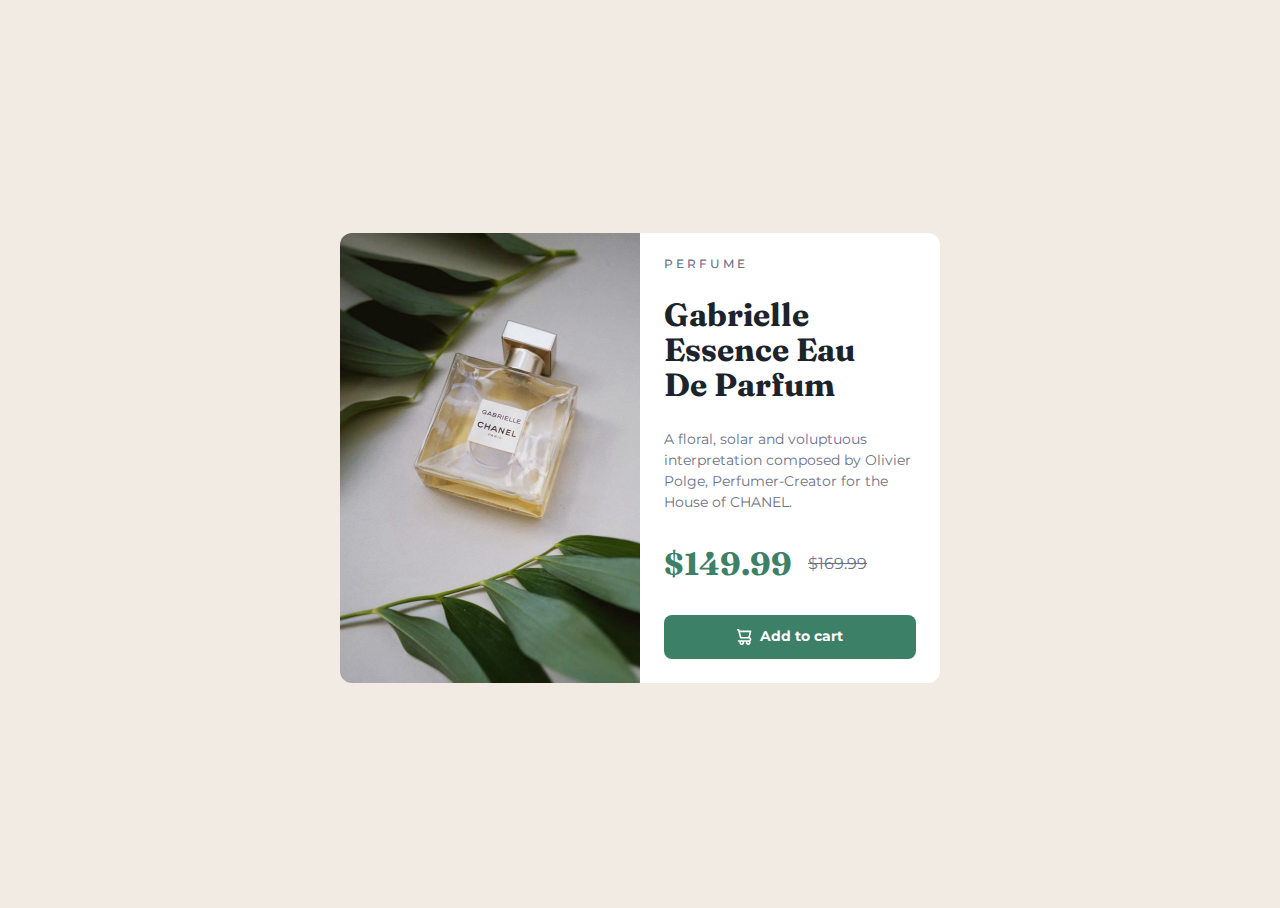
<file: index.html>
<!DOCTYPE html>
<html lang="en">
  <head>
    <meta charset="UTF-8" />
    <meta name="viewport" content="width=device-width, initial-scale=1.0" />
    <title>Document</title>
    <link rel="stylesheet" href="style.css" />
    <link rel="preconnect" href="https://fonts.googleapis.com" />
    <link rel="preconnect" href="https://fonts.gstatic.com" crossorigin />
    <link
      href="https://fonts.googleapis.com/css2?family=Fraunces:ital,opsz,wght@0,9..144,100..900;1,9..144,100..900&family=Montserrat:ital,wght@0,100..900;1,100..900&display=swap"
      rel="stylesheet"
    />
  </head>
  <body class="body">
    <div class="card">
      <div class="card__img">
        <img
          class="card__img--desktop"
          src="images/image-product-desktop.jpg"
          alt="Perfume bottle"
        />
        <img
          class="card__img--mobile"
          src="images/image-product-mobile.jpg"
          alt="Perfume bottle"
        />
      </div>
      <div class="card__content">
        <h1 class="card__category">Perfume</h1>
        <h2 class="card__title">Gabrielle Essence Eau De Parfum</h2>
        <p>
          A floral, solar and voluptuous interpretation composed by Olivier
          Polge, Perfumer-Creator for the House of CHANEL.
        </p>
        <div class="card__price-container">
          <div class="card__new-price">$149.99</div>
          <div class="card__orginal-price">$169.99</div>
        </div>
        <button class="btn">
          <img class="btn__shopping-icon" src="images/icon-cart.svg" alt="" />
          Add to cart
        </button>
      </div>
    </div>
  </body>
</html>
</file>
<file: style.css>
/* Box sizing rules */
*,
*::before,
*::after {
  box-sizing: border-box;
}

/* Prevent font size inflation */
html {
  -moz-text-size-adjust: none;
  -webkit-text-size-adjust: none;
  text-size-adjust: none;
}

/* Remove default margin in favour of better control in authored CSS */
body,
h1,
h2,
h3,
h4,
p,
figure,
blockquote,
dl,
dd {
  margin-block-end: 0;
}

/* Remove list styles on ul, ol elements with a list role, which suggests default styling will be removed */
ul[role="list"],
ol[role="list"] {
  list-style: none;
}

/* Set core body defaults */
body {
  min-height: 100vh;
  line-height: 1.5;
}

/* Set shorter line heights on headings and interactive elements */
h1,
h2,
h3,
h4,
button,
input,
label {
  line-height: 1.1;
}

/* Balance text wrapping on headings */
h1,
h2,
h3,
h4 {
  text-wrap: balance;
}

/* A elements that don't have a class get default styles */
a:not([class]) {
  text-decoration-skip-ink: auto;
  color: currentColor;
}

/* Make images easier to work with */
img,
picture {
  max-width: 100%;
  display: block;
}

/* Inherit fonts for inputs and buttons */
input,
button,
textarea,
select {
  font-family: inherit;
  font-size: inherit;
}

/* Make sure textareas without a rows attribute are not tiny */
textarea:not([rows]) {
  min-height: 10em;
}

/* Anything that has been anchored to should have extra scroll margin */
:target {
  scroll-margin-block: 5ex;
}

/* Css reset ^^^ */

/* centering card/colors and fonts */

:root {
  /* Primary */
  --Dark-cyan: hsl(158, 36%, 37%);
  --Cream: hsl(30, 38%, 92%);
  /* Neutral */
  --Very-dark-blue: hsl(212, 21%, 14%);
  --Dark-grayish-blue: hsl(228, 12%, 48%);
  --White: hsl(0, 0%, 100%);
}

.body {
  display: flex;
  justify-content: center;
  align-items: center;
  background-color: var(--Cream);
  font-family: "Montserrat", sans-serif;
  color: var(--Dark-grayish-blue);
}

/* card */

.card {
  max-width: 600px;
  display: flex;
  border-radius: 12px;
  overflow: hidden;
}

.card__img {
  width: 300px;
}

.card__content {
  max-width: 300px;
  width: 100%;
  padding: 1.5rem;
  background-color: var(--White);
  display: flex;
  flex-direction: column;
  justify-content: space-between;
}

.card__category {
  text-transform: uppercase;
  font-size: 0.75rem;
  font-weight: 500;
  letter-spacing: 0.25em;
  margin: 0;
}

.card__title {
  font-family: "Fraunces", serif;
  font-size: 2rem;
  font-weight: 700;
  color: var(--Very-dark-blue);
  margin: 0;
}

.card p {
  margin: 0;
}
/* card price */
.card__price-container {
  display: flex;
  align-items: center;
}

.card__new-price {
  font-size: 2rem;
  font-family: "Fraunces", serif;
  font-weight: 700;
  color: var(--Dark-cyan);
}

.card__orginal-price {
  padding-left: 1rem;
  text-decoration: line-through;
  color: var(--Dark-grayish-blue);
}

.card p,
.card .btn {
  font-size: 0.875rem;
}

/* button styling */

.btn {
  display: flex;
  justify-content: center;
  outline: none;
  border: none;
  color: white;
  font-weight: 700;
  background-color: var(--Dark-cyan);
  width: 100%;
  padding: 1em 1.5em;
  border-radius: 8px;
  cursor: pointer;
}

.btn__shopping-icon {
  margin-right: 0.5rem;
}

/* Hover state for button */

.btn:hover,
.btn:focus {
  transition: 0.3s;
  background-color: var(--Very-dark-blue);
}

/* Media query */

.card__img--mobile {
  display: none;
}

@media (max-width: 600px) {
  .card {
    flex-direction: column;
  }

  .card__img--desktop {
    display: none;
  }

  .card__img--mobile {
    display: block;
  }

  .card {
    max-width: 600px;
    width: 100%;
  }

  .card__content {
    max-width: 600px;
    width: 100%;
  }

  .card__img {
    width: 100%;
  }
  .card__img--mobile {
    width: 100%;
  }

  .card__content h1,
  .card__content h2,
  .card__content p,
  .card__content .card__price-container {
    margin-bottom: 1rem;
  }
}
</file>
